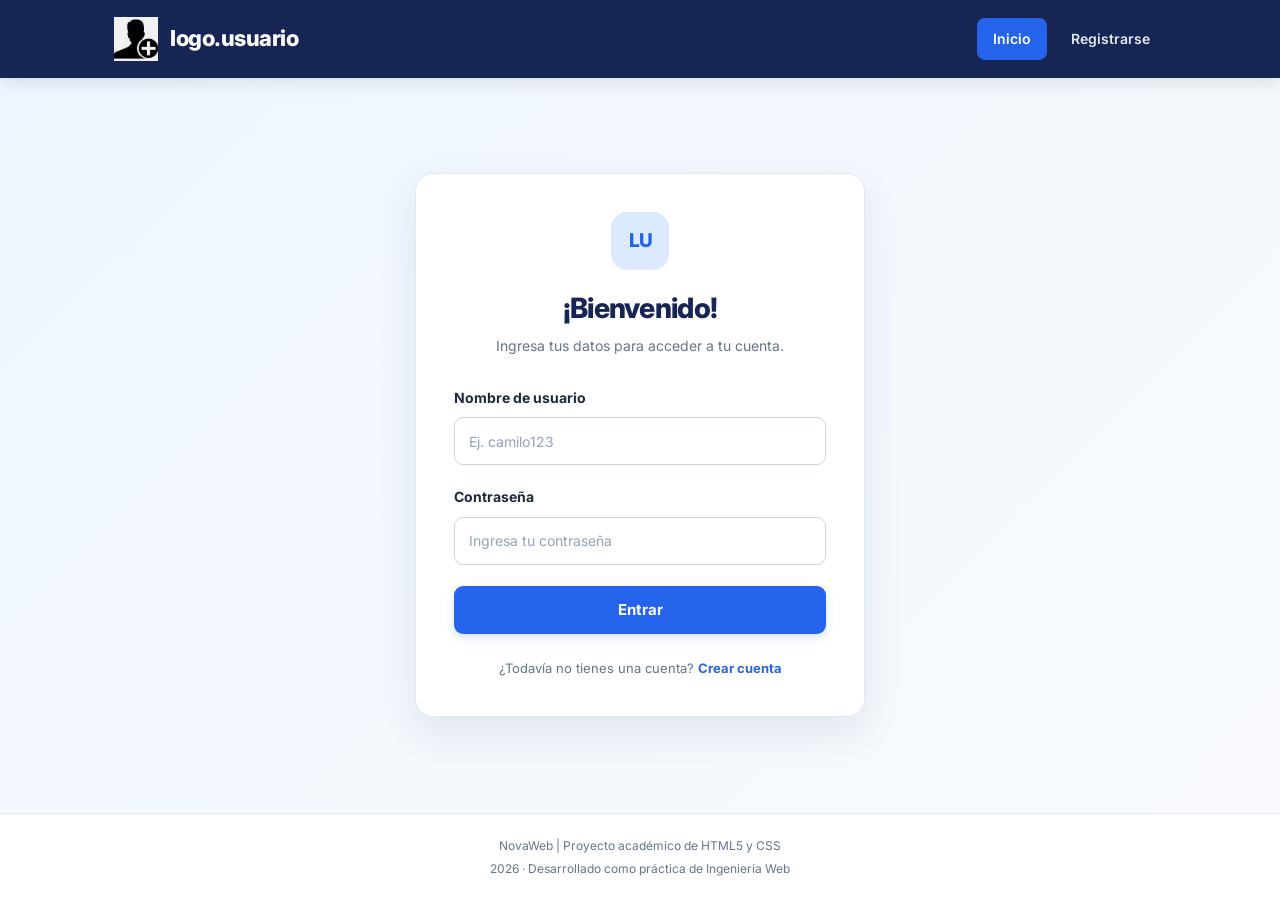
<file: Index.html>
<!DOCTYPE html>
<html lang="es">
<head>
    <meta charset="UTF-8">
    <meta name="viewport" content="width=device-width, initial-scale=1.0">
    <meta name="description" content="Proyecto académico de inicio de sesión y registro con HTML y CSS.">
    <title>Inicio de sesión | NovaWeb</title>
    <link rel="stylesheet" href="styles.css">
</head>
<body>

    <header class="site-header">
        <nav class="navbar">
            <a href="Index.html" class="brand">
                <img src="logo.usuario.png" alt="Logo de logo.usuario" class="logo">
                <span>logo.usuario</span>
            </a>

            <div class="nav-links">
                <a href="Index.html" class="nav-link active"
                   aria-current="page">Inicio</a>
                <a href="Registro.html" class="nav-link">Registrarse</a>
            </div>
        </nav>
    </header>

    <main class="main-content">
        <section class="form-card">
            <div class="card-icon" aria-hidden="true">LU</div>

            <h1>¡Bienvenido!</h1>
            <p class="subtitle">
                Ingresa tus datos para acceder a tu cuenta.
            </p>

            <form onsubmit="event.preventDefault(); alert('Inicio de sesión simulado. Esta versión no verifica usuarios reales.');">

                <div class="form-group">
                    <label for="usuario">Nombre de usuario</label>
                    <input
                        type="text"
                        id="usuario"
                        name="usuario"
                        placeholder="Ej. camilo123"
                        autocomplete="username"
                        required>
                </div>

                <div class="form-group">
                    <label for="contrasena">Contraseña</label>
                    <input
                        type="password"
                        id="contrasena"
                        name="contrasena"
                        placeholder="Ingresa tu contraseña"
                        autocomplete="current-password"
                        required>
                </div>

                <button type="submit" class="btn btn-primary">
                    Entrar
                </button>

                <p class="form-note">
                    ¿Todavía no tienes una cuenta?
                    <a href="Registro.html">Crear cuenta</a>
                </p>
            </form>
        </section>
    </main>

    <footer class="site-footer">
        <p>NovaWeb | Proyecto académico de HTML5 y CSS</p>
        <p>2026 · Desarrollado como práctica de Ingeniería Web</p>
    </footer>

</body>
</html>
</file>
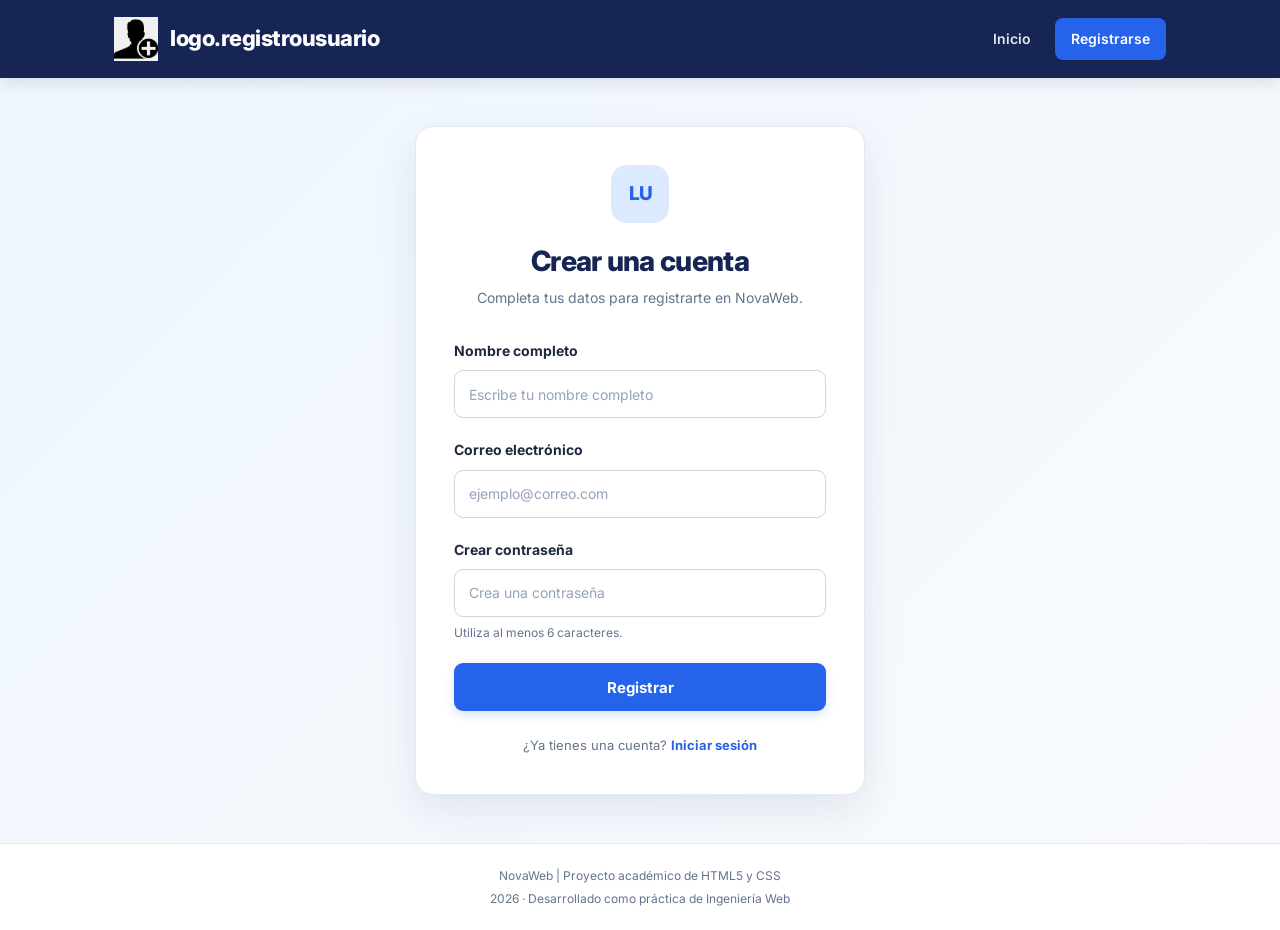
<file: Registro.html>
<!DOCTYPE html>
<html lang="es">
<head>
    <meta charset="UTF-8">
    <meta name="viewport" content="width=device-width, initial-scale=1.0">
    <meta name="description" content="Formulario de registro de usuarios de NovaWeb.">
    <title>Registro | NovaWeb</title>
    <link rel="stylesheet" href="styles.css">
</head>
<body>

    <header class="site-header">
        <nav class="navbar">
            <a href="index.html" class="brand">
                <img src="logo.usuario.png" alt="Logo de logo.registro usuario" class="logo">
                <span>logo.registrousuario</span>
            </a>

            <div class="nav-links">
                <a href="Index.html" class="nav-link">Inicio</a>
                <a href="Registro.html" class="nav-link active"
                   aria-current="page">Registrarse</a>
            </div>
        </nav>
    </header>

    <main class="main-content">
        <section class="form-card">
            <div class="card-icon" aria-hidden="true">LU</div>

            <h1>Crear una cuenta</h1>
            <p class="subtitle">
                Completa tus datos para registrarte en NovaWeb.
            </p>

            <form onsubmit="event.preventDefault(); alert('Función de registro no implementada. Este formulario es una demostración académica.');">

                <div class="form-group">
                    <label for="nombre">Nombre completo</label>
                    <input
                        type="text"
                        id="nombre"
                        name="nombre"
                        placeholder="Escribe tu nombre completo"
                        autocomplete="name"
                        required>
                </div>

                <div class="form-group">
                    <label for="correo">Correo electrónico</label>
                    <input
                        type="email"
                        id="correo"
                        name="correo"
                        placeholder="ejemplo@correo.com"
                        autocomplete="email"
                        required>
                </div>

                <div class="form-group">
                    <label for="contrasena">Crear contraseña</label>
                    <input
                        type="password"
                        id="contrasena"
                        name="contrasena"
                        placeholder="Crea una contraseña"
                        autocomplete="new-password"
                        minlength="6"
                        required>
                    <small class="field-help">
                        Utiliza al menos 6 caracteres.
                    </small>
                </div>

                <button type="submit" class="btn btn-primary">
                    Registrar
                </button>

                <p class="form-note">
                    ¿Ya tienes una cuenta?
                    <a href="Index.html">Iniciar sesión</a>
                </p>
            </form>
        </section>
    </main>

    <footer class="site-footer">
        <p>NovaWeb | Proyecto académico de HTML5 y CSS</p>
        <p>2026 · Desarrollado como práctica de Ingeniería Web</p>
    </footer>

</body>
</html>
</file>
<file: styles.css>
/* ========================================
   1. CONFIGURACIÓN GENERAL
======================================== */

@import url('https://fonts.googleapis.com/css2?family=Inter:wght@400;500;600;700;800&display=swap');

:root {
    --primary: #2563eb;
    --primary-hover: #1d4ed8;
    --navy: #172554;
    --background: #f1f5f9;
    --white: #ffffff;
    --text: #1e293b;
    --muted: #64748b;
    --border: #cbd5e1;
    --focus: rgba(37, 99, 235, 0.16);
}

* {
    margin: 0;
    padding: 0;
    box-sizing: border-box;
}

body {
    min-height: 100vh;
    display: flex;
    flex-direction: column;
    font-family: 'Inter', Arial, sans-serif;
    background: linear-gradient(135deg, #eff6ff, #f8fafc);
    color: var(--text);
    line-height: 1.6;
}

a {
    color: var(--primary);
}

/* ========================================
   2. ENCABEZADO Y NAVEGACIÓN
======================================== */

.site-header {
    background-color: var(--navy);
    box-shadow: 0 4px 16px rgba(15, 23, 42, 0.12);
}

.navbar {
    width: min(1100px, 100%);
    min-height: 78px;
    padding: 16px 24px;
    margin: 0 auto;
    display: flex;
    align-items: center;
    justify-content: space-between;
    gap: 20px;
}

.brand {
    display: inline-flex;
    align-items: center;
    gap: 12px;
    color: var(--white);
    text-decoration: none;
    font-size: 22px;
    font-weight: 800;
    letter-spacing: -0.5px;
}

.logo {
    display: block;
    width: 44px;
    height: 44px;
}

.nav-links {
    display: flex;
    align-items: center;
    gap: 8px;
}

.nav-link {
    padding: 10px 16px;
    border-radius: 8px;
    color: #e2e8f0;
    text-decoration: none;
    font-size: 14px;
    font-weight: 600;
    transition: background-color 0.25s ease,
                color 0.25s ease;
}

.nav-link:hover,
.nav-link.active {
    background-color: var(--primary);
    color: var(--white);
}

.nav-link:focus-visible,
.brand:focus-visible {
    outline: 3px solid #93c5fd;
    outline-offset: 4px;
}

/* ========================================
   3. CONTENEDOR PRINCIPAL
======================================== */

.main-content {
    width: 100%;
    flex: 1;
    display: flex;
    justify-content: center;
    align-items: center;
    padding: 48px 20px;
}

/* ========================================
   4. TARJETA DEL FORMULARIO
======================================== */

.form-card {
    width: 100%;
    max-width: 450px;
    padding: 38px;
    background-color: var(--white);
    border: 1px solid #e2e8f0;
    border-radius: 18px;
    box-shadow: 0 15px 40px rgba(23, 37, 84, 0.09);
    transition: box-shadow 0.3s ease;
}

.form-card:hover {
    box-shadow: 0 18px 46px rgba(23, 37, 84, 0.13);
}

.card-icon {
    width: 58px;
    height: 58px;
    margin: 0 auto 20px;
    display: flex;
    align-items: center;
    justify-content: center;
    border-radius: 16px;
    background-color: #dbeafe;
    color: var(--primary);
    font-size: 19px;
    font-weight: 800;
    letter-spacing: -1px;
}

.form-card h1 {
    margin-bottom: 8px;
    text-align: center;
    color: var(--navy);
    font-size: 28px;
    font-weight: 800;
    line-height: 1.3;
    letter-spacing: -0.7px;
}

.subtitle {
    margin-bottom: 30px;
    color: var(--muted);
    text-align: center;
    font-size: 14px;
}

/* ========================================
   5. CAMPOS Y ETIQUETAS
======================================== */

.form-group {
    margin-bottom: 21px;
}

.form-group label {
    display: block;
    margin-bottom: 8px;
    color: var(--text);
    font-size: 14px;
    font-weight: 700;
}

.form-group input {
    display: block;
    width: 100%;
    min-height: 48px;
    padding: 12px 14px;
    border: 1px solid var(--border);
    border-radius: 9px;
    background-color: #ffffff;
    color: var(--text);
    font-family: inherit;
    font-size: 14px;
    transition: border-color 0.25s ease,
                box-shadow 0.25s ease,
                background-color 0.25s ease;
}

.form-group input::placeholder {
    color: #94a3b8;
}

.form-group input:hover {
    border-color: #94a3b8;
}

.form-group input:focus {
    outline: none;
    border-color: var(--primary);
    background-color: #ffffff;
    box-shadow: 0 0 0 4px var(--focus);
}

.field-help {
    display: block;
    margin-top: 6px;
    color: var(--muted);
    font-size: 12px;
}

/* ========================================
   6. BOTONES
======================================== */

.btn {
    display: block;
    width: 100%;
    min-height: 48px;
    padding: 12px 18px;
    border: 1px solid transparent;
    border-radius: 9px;
    font-family: inherit;
    font-size: 15px;
    font-weight: 700;
    text-align: center;
    text-decoration: none;
    cursor: pointer;
    transition: background-color 0.25s ease,
                color 0.25s ease,
                border-color 0.25s ease,
                transform 0.25s ease,
                box-shadow 0.25s ease;
}

.btn-primary {
    background-color: var(--primary);
    color: var(--white);
    box-shadow: 0 4px 10px rgba(37, 99, 235, 0.18);
}

.btn-primary:hover {
    background-color: var(--primary-hover);
    box-shadow: 0 7px 16px rgba(37, 99, 235, 0.23);
    transform: translateY(-1px);
}

.btn-primary:active {
    transform: translateY(0);
}

.btn:focus-visible {
    outline: 3px solid #93c5fd;
    outline-offset: 3px;
}

/* ========================================
   7. TEXTO Y ENLACES DEL FORMULARIO
======================================== */

.form-note {
    margin-top: 24px;
    color: var(--muted);
    text-align: center;
    font-size: 13px;
}

.form-note a {
    font-weight: 700;
    text-decoration: none;
}

.form-note a:hover {
    color: var(--primary-hover);
    text-decoration: underline;
}

/* ========================================
   8. PIE DE PÁGINA
======================================== */

.site-footer {
    padding: 22px 16px;
    background-color: var(--white);
    border-top: 1px solid #e2e8f0;
    color: var(--muted);
    text-align: center;
    font-size: 12px;
}

.site-footer p + p {
    margin-top: 4px;
}

/* ========================================
   9. DISEÑO RESPONSIVE
======================================== */

@media (max-width: 600px) {
    .navbar {
        flex-direction: column;
        justify-content: center;
        gap: 12px;
        padding: 18px 16px;
    }

    .nav-links {
        width: 100%;
        justify-content: center;
    }

    .nav-link {
        padding: 9px 14px;
    }

    .main-content {
        padding: 30px 16px;
    }

    .form-card {
        max-width: 430px;
        padding: 28px 22px;
        border-radius: 14px;
    }

    .form-card h1 {
        font-size: 25px;
    }

    .subtitle {
        margin-bottom: 24px;
    }
}

@media (max-width: 360px) {
    .brand {
        font-size: 20px;
    }

    .form-card {
        padding: 24px 17px;
    }

    .nav-link {
        padding: 9px 11px;
        font-size: 13px;
    }
}

/* ========================================
   10. ACCESIBILIDAD
======================================== */

@media (prefers-reduced-motion: reduce) {
    *,
    *::before,
    *::after {
        scroll-behavior: auto !important;
        transition-duration: 0.01ms !important;
        animation-duration: 0.01ms !important;
    }
}
</file>
